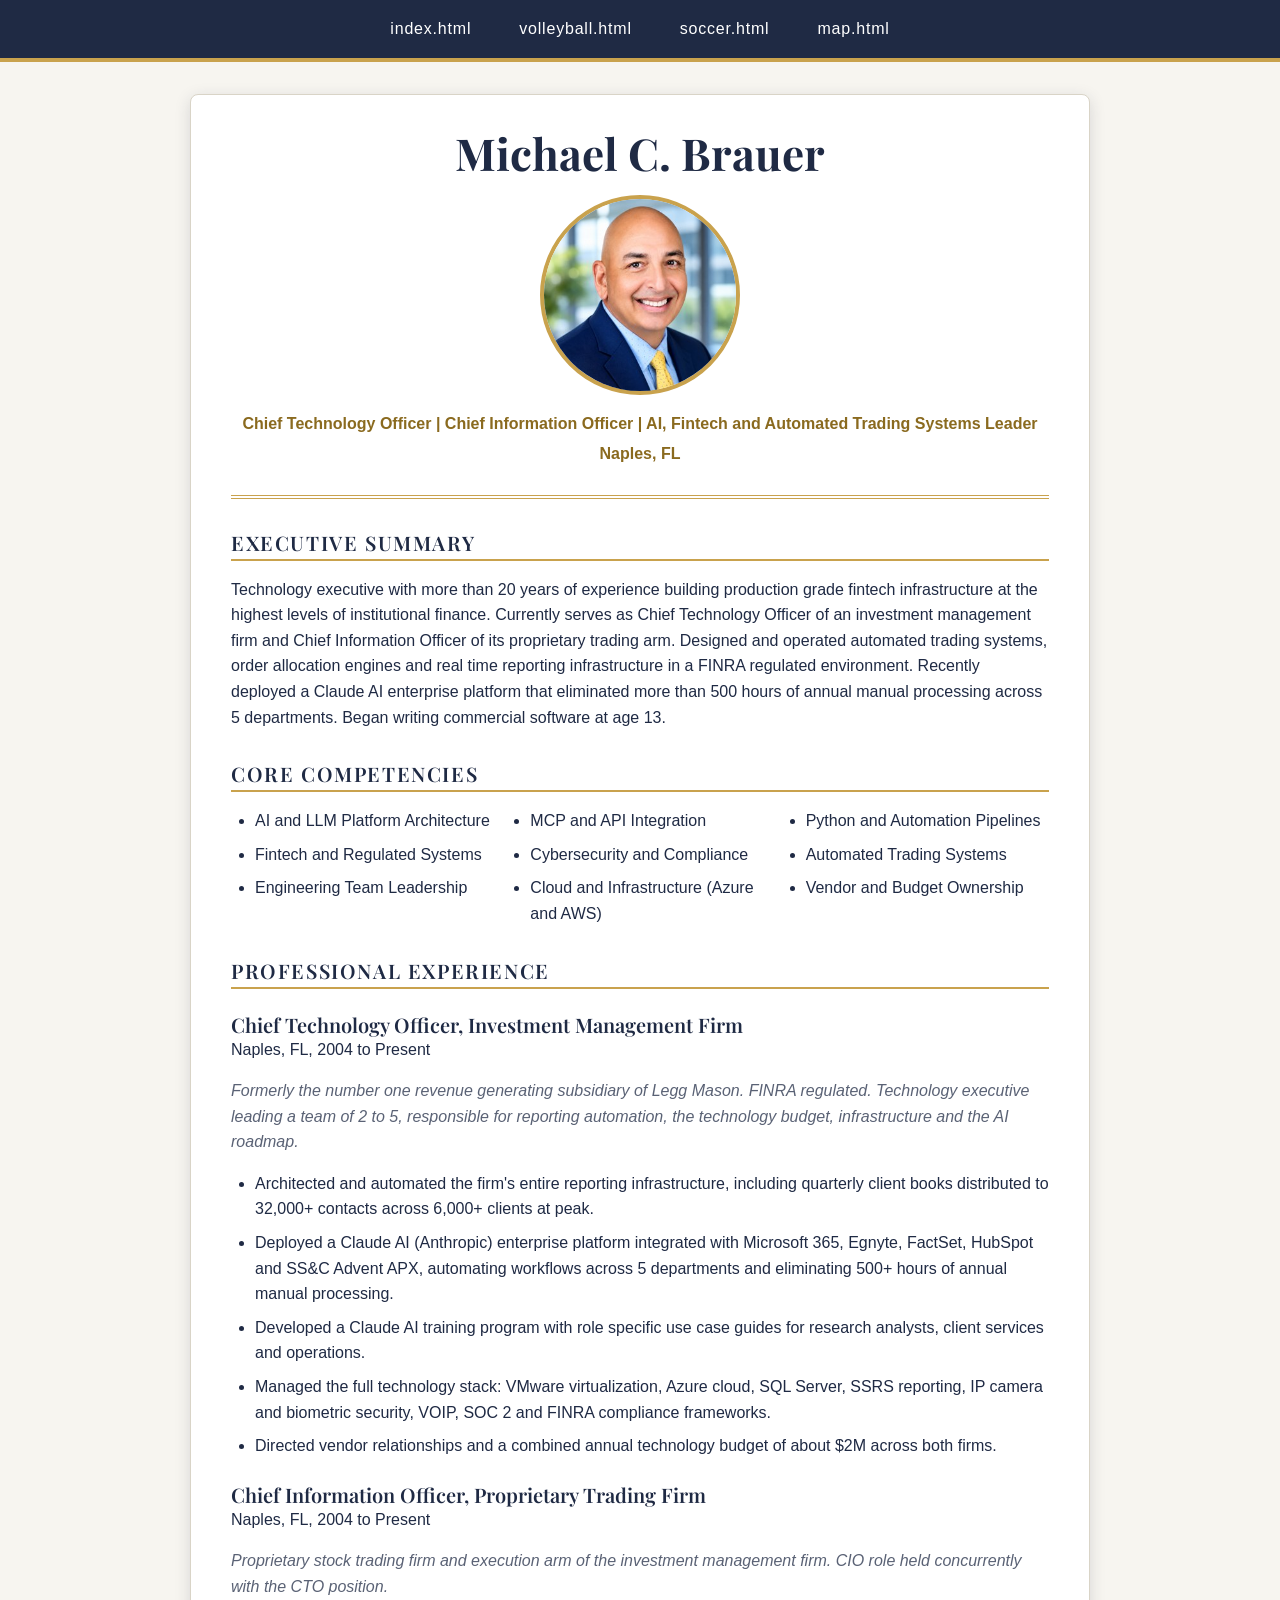
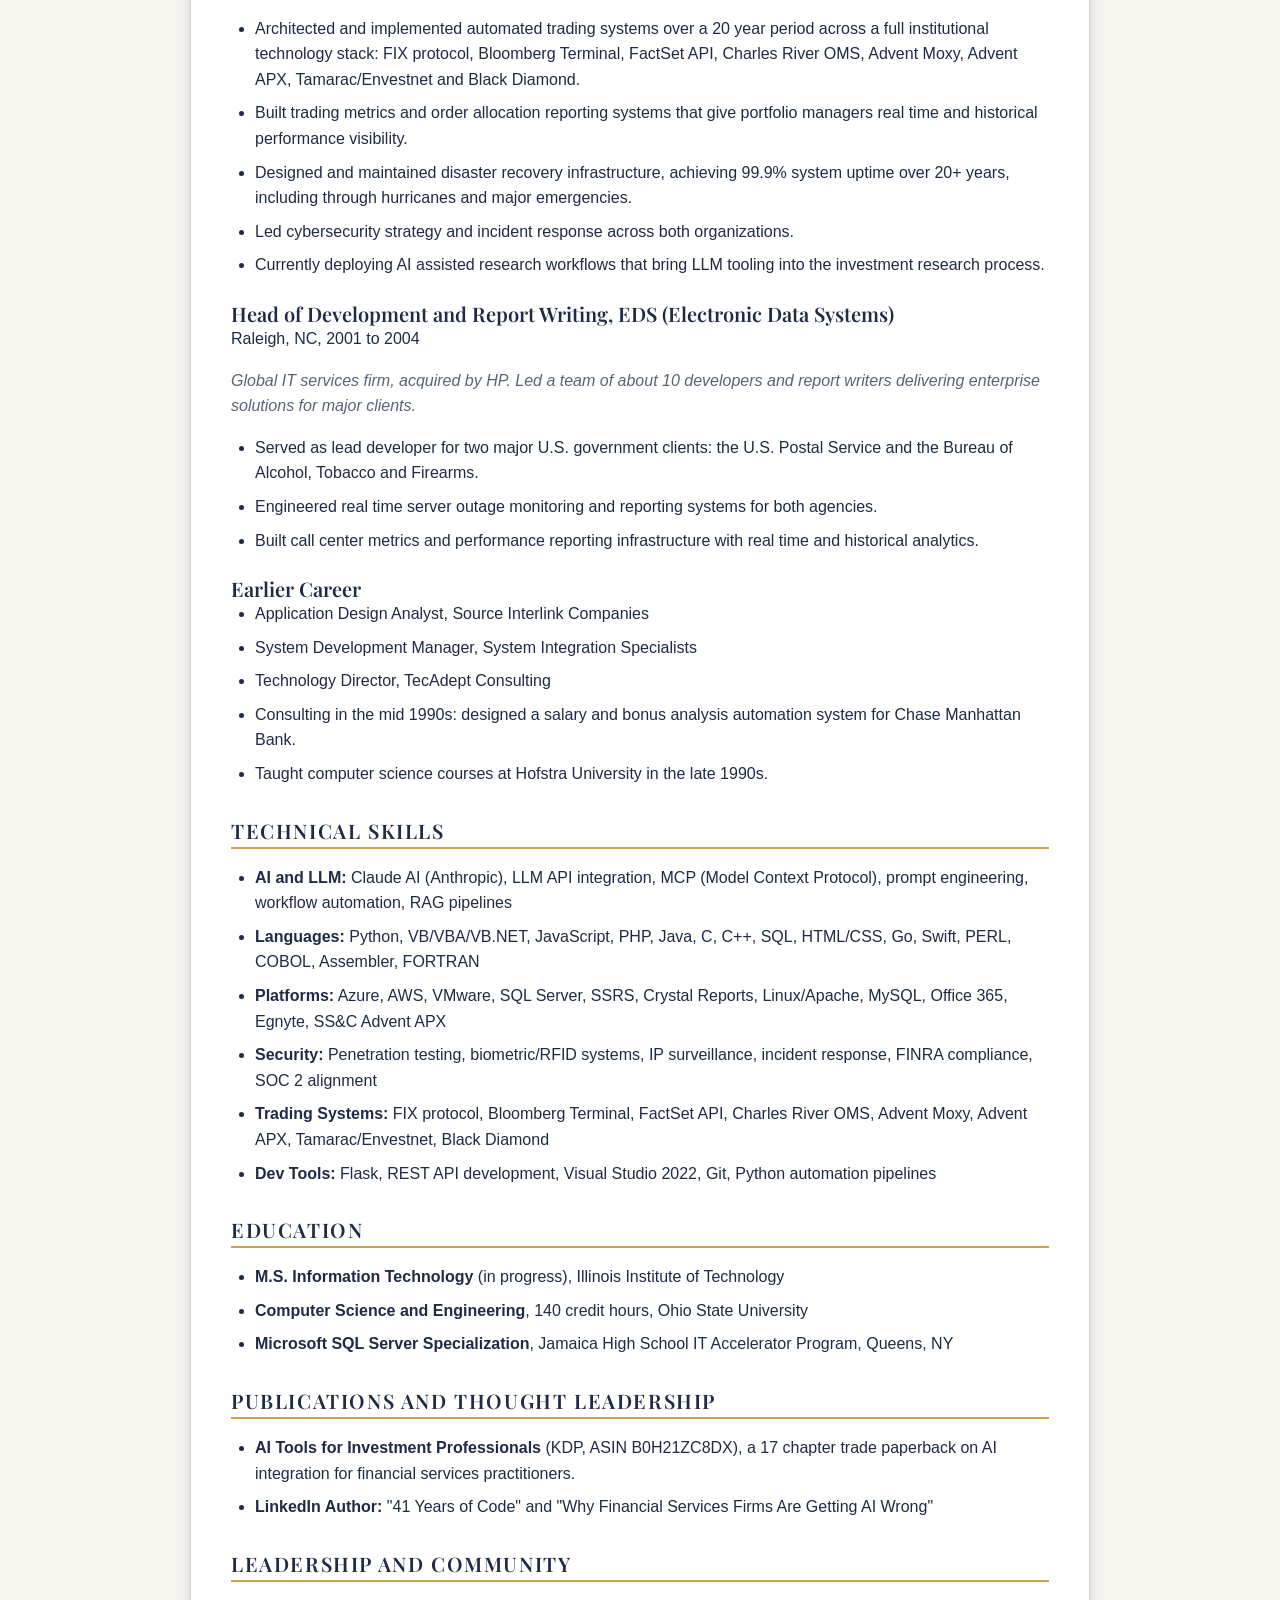
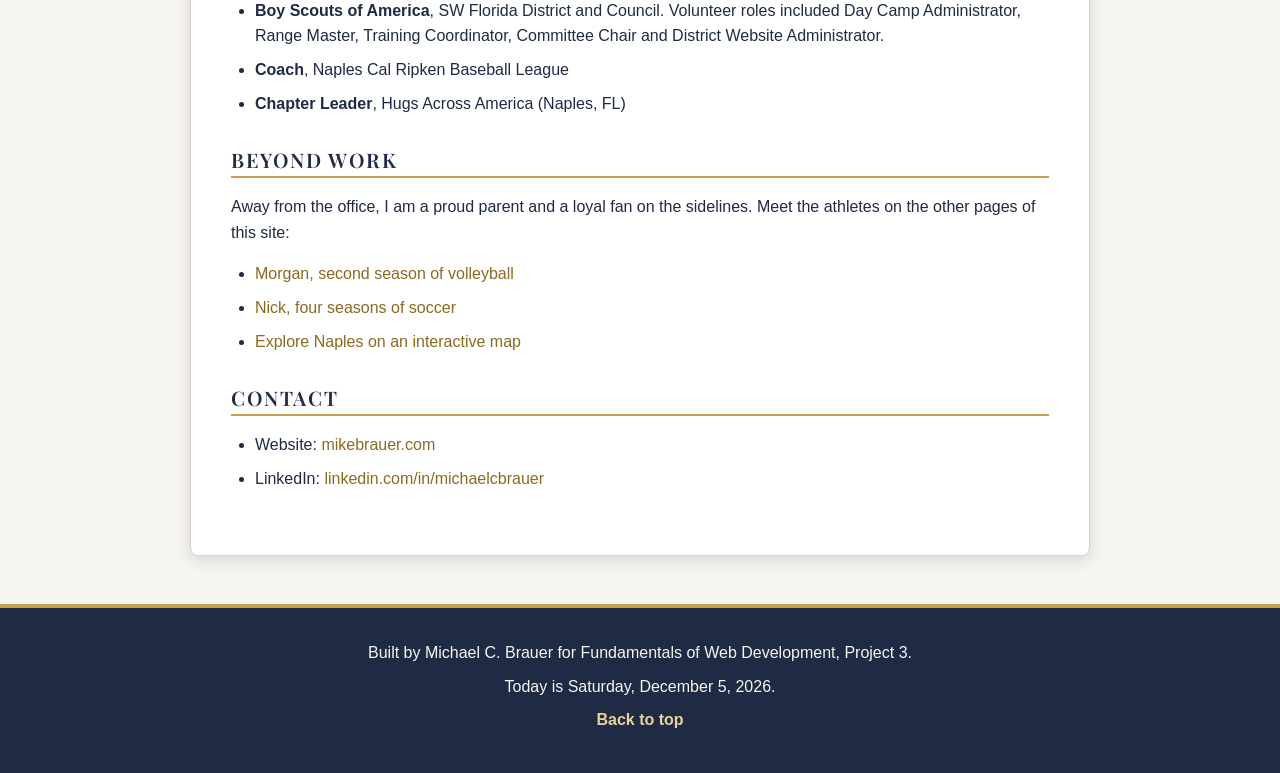
<file: index.html>
<!DOCTYPE html>
<html lang="en">
  <head>
    <meta charset="utf-8">
    <meta name="description" content="Resume of Michael C. Brauer, a technology executive in Naples, Florida.">
    <title>Michael C. Brauer Resume</title>
    <link rel="stylesheet" href="css/reset.css">
    <link rel="stylesheet" href="https://fonts.googleapis.com/css2?family=Playfair+Display:wght@600;700&amp;display=swap">
    <link rel="stylesheet" href="css/style.css">
    <script src="js/script.js" defer></script>
  </head>
  <body class="resume">
    <nav id="top">
      <ul>
        <li><a href="index.html">index.html</a></li>
        <li><a href="volleyball.html">volleyball.html</a></li>
        <li><a href="soccer.html">soccer.html</a></li>
        <li><a href="map.html">map.html</a></li>
      </ul>
    </nav>
    <main>
      <header>
        <h1>Michael C. Brauer</h1>
        <img src="images/headshot.jpg" alt="Headshot of Michael C. Brauer in a navy suit and yellow tie">
        <p>Chief Technology Officer | Chief Information Officer | AI, Fintech and Automated Trading Systems Leader</p>
        <p>Naples, FL</p>
      </header>

      <section>
        <h2>Executive Summary</h2>
        <p>Technology executive with more than 20 years of experience building production grade fintech infrastructure at the highest levels of institutional finance. Currently serves as Chief Technology Officer of an investment management firm and Chief Information Officer of its proprietary trading arm. Designed and operated automated trading systems, order allocation engines and real time reporting infrastructure in a FINRA regulated environment. Recently deployed a Claude AI enterprise platform that eliminated more than 500 hours of annual manual processing across 5 departments. Began writing commercial software at age 13.</p>
      </section>

      <section>
        <h2>Core Competencies</h2>
        <ul class="competencies">
          <li>AI and LLM Platform Architecture</li>
          <li>Fintech and Regulated Systems</li>
          <li>Engineering Team Leadership</li>
          <li>MCP and API Integration</li>
          <li>Cybersecurity and Compliance</li>
          <li>Cloud and Infrastructure (Azure and AWS)</li>
          <li>Python and Automation Pipelines</li>
          <li>Automated Trading Systems</li>
          <li>Vendor and Budget Ownership</li>
        </ul>
      </section>

      <section>
        <h2>Professional Experience</h2>

        <h3>Chief Technology Officer, Investment Management Firm</h3>
        <p>Naples, FL, 2004 to Present</p>
        <p><em>Formerly the number one revenue generating subsidiary of Legg Mason. FINRA regulated. Technology executive leading a team of 2 to 5, responsible for reporting automation, the technology budget, infrastructure and the AI roadmap.</em></p>
        <ul>
          <li>Architected and automated the firm's entire reporting infrastructure, including quarterly client books distributed to 32,000+ contacts across 6,000+ clients at peak.</li>
          <li>Deployed a Claude AI (Anthropic) enterprise platform integrated with Microsoft 365, Egnyte, FactSet, HubSpot and SS&amp;C Advent APX, automating workflows across 5 departments and eliminating 500+ hours of annual manual processing.</li>
          <li>Developed a Claude AI training program with role specific use case guides for research analysts, client services and operations.</li>
          <li>Managed the full technology stack: VMware virtualization, Azure cloud, SQL Server, SSRS reporting, IP camera and biometric security, VOIP, SOC 2 and FINRA compliance frameworks.</li>
          <li>Directed vendor relationships and a combined annual technology budget of about $2M across both firms.</li>
        </ul>

        <h3>Chief Information Officer, Proprietary Trading Firm</h3>
        <p>Naples, FL, 2004 to Present</p>
        <p><em>Proprietary stock trading firm and execution arm of the investment management firm. CIO role held concurrently with the CTO position.</em></p>
        <ul>
          <li>Architected and implemented automated trading systems over a 20 year period across a full institutional technology stack: FIX protocol, Bloomberg Terminal, FactSet API, Charles River OMS, Advent Moxy, Advent APX, Tamarac/Envestnet and Black Diamond.</li>
          <li>Built trading metrics and order allocation reporting systems that give portfolio managers real time and historical performance visibility.</li>
          <li>Designed and maintained disaster recovery infrastructure, achieving 99.9% system uptime over 20+ years, including through hurricanes and major emergencies.</li>
          <li>Led cybersecurity strategy and incident response across both organizations.</li>
          <li>Currently deploying AI assisted research workflows that bring LLM tooling into the investment research process.</li>
        </ul>

        <h3>Head of Development and Report Writing, EDS (Electronic Data Systems)</h3>
        <p>Raleigh, NC, 2001 to 2004</p>
        <p><em>Global IT services firm, acquired by HP. Led a team of about 10 developers and report writers delivering enterprise solutions for major clients.</em></p>
        <ul>
          <li>Served as lead developer for two major U.S. government clients: the U.S. Postal Service and the Bureau of Alcohol, Tobacco and Firearms.</li>
          <li>Engineered real time server outage monitoring and reporting systems for both agencies.</li>
          <li>Built call center metrics and performance reporting infrastructure with real time and historical analytics.</li>
        </ul>

        <h3>Earlier Career</h3>
        <ul>
          <li>Application Design Analyst, Source Interlink Companies</li>
          <li>System Development Manager, System Integration Specialists</li>
          <li>Technology Director, TecAdept Consulting</li>
          <li>Consulting in the mid 1990s: designed a salary and bonus analysis automation system for Chase Manhattan Bank.</li>
          <li>Taught computer science courses at Hofstra University in the late 1990s.</li>
        </ul>
      </section>

      <section>
        <h2>Technical Skills</h2>
        <ul>
          <li><strong>AI and LLM:</strong> Claude AI (Anthropic), LLM API integration, MCP (Model Context Protocol), prompt engineering, workflow automation, RAG pipelines</li>
          <li><strong>Languages:</strong> Python, VB/VBA/VB.NET, JavaScript, PHP, Java, C, C++, SQL, HTML/CSS, Go, Swift, PERL, COBOL, Assembler, FORTRAN</li>
          <li><strong>Platforms:</strong> Azure, AWS, VMware, SQL Server, SSRS, Crystal Reports, Linux/Apache, MySQL, Office 365, Egnyte, SS&amp;C Advent APX</li>
          <li><strong>Security:</strong> Penetration testing, biometric/RFID systems, IP surveillance, incident response, FINRA compliance, SOC 2 alignment</li>
          <li><strong>Trading Systems:</strong> FIX protocol, Bloomberg Terminal, FactSet API, Charles River OMS, Advent Moxy, Advent APX, Tamarac/Envestnet, Black Diamond</li>
          <li><strong>Dev Tools:</strong> Flask, REST API development, Visual Studio 2022, Git, Python automation pipelines</li>
        </ul>
      </section>

      <section>
        <h2>Education</h2>
        <ul>
          <li><strong>M.S. Information Technology</strong> (in progress), Illinois Institute of Technology</li>
          <li><strong>Computer Science and Engineering</strong>, 140 credit hours, Ohio State University</li>
          <li><strong>Microsoft SQL Server Specialization</strong>, Jamaica High School IT Accelerator Program, Queens, NY</li>
        </ul>
      </section>

      <section>
        <h2>Publications and Thought Leadership</h2>
        <ul>
          <li><strong>AI Tools for Investment Professionals</strong> (KDP, ASIN B0H21ZC8DX), a 17 chapter trade paperback on AI integration for financial services practitioners.</li>
          <li><strong>LinkedIn Author:</strong> "41 Years of Code" and "Why Financial Services Firms Are Getting AI Wrong"</li>
        </ul>
      </section>

      <section>
        <h2>Leadership and Community</h2>
        <ul>
          <li><strong>Boy Scouts of America</strong>, SW Florida District and Council. Volunteer roles included Day Camp Administrator, Range Master, Training Coordinator, Committee Chair and District Website Administrator.</li>
          <li><strong>Coach</strong>, Naples Cal Ripken Baseball League</li>
          <li><strong>Chapter Leader</strong>, Hugs Across America (Naples, FL)</li>
        </ul>
      </section>

      <section>
        <h2>Beyond Work</h2>
        <p>Away from the office, I am a proud parent and a loyal fan on the sidelines. Meet the athletes on the other pages of this site:</p>
        <ul>
          <li><a href="volleyball.html">Morgan, second season of volleyball</a></li>
          <li><a href="soccer.html">Nick, four seasons of soccer</a></li>
          <li><a href="map.html">Explore Naples on an interactive map</a></li>
        </ul>
      </section>

      <section>
        <h2>Contact</h2>
        <ul>
          <li>Website: <a href="https://mikebrauer.com">mikebrauer.com</a></li>
          <li>LinkedIn: <a href="https://www.linkedin.com/in/michaelcbrauer">linkedin.com/in/michaelcbrauer</a></li>
        </ul>
      </section>
    </main>
    <footer>
      <p>Built by Michael C. Brauer for Fundamentals of Web Development, Project 3.</p>
      <p id="today"></p>
      <p><a href="#top">Back to top</a></p>
    </footer>
  </body>
</html>
</file>
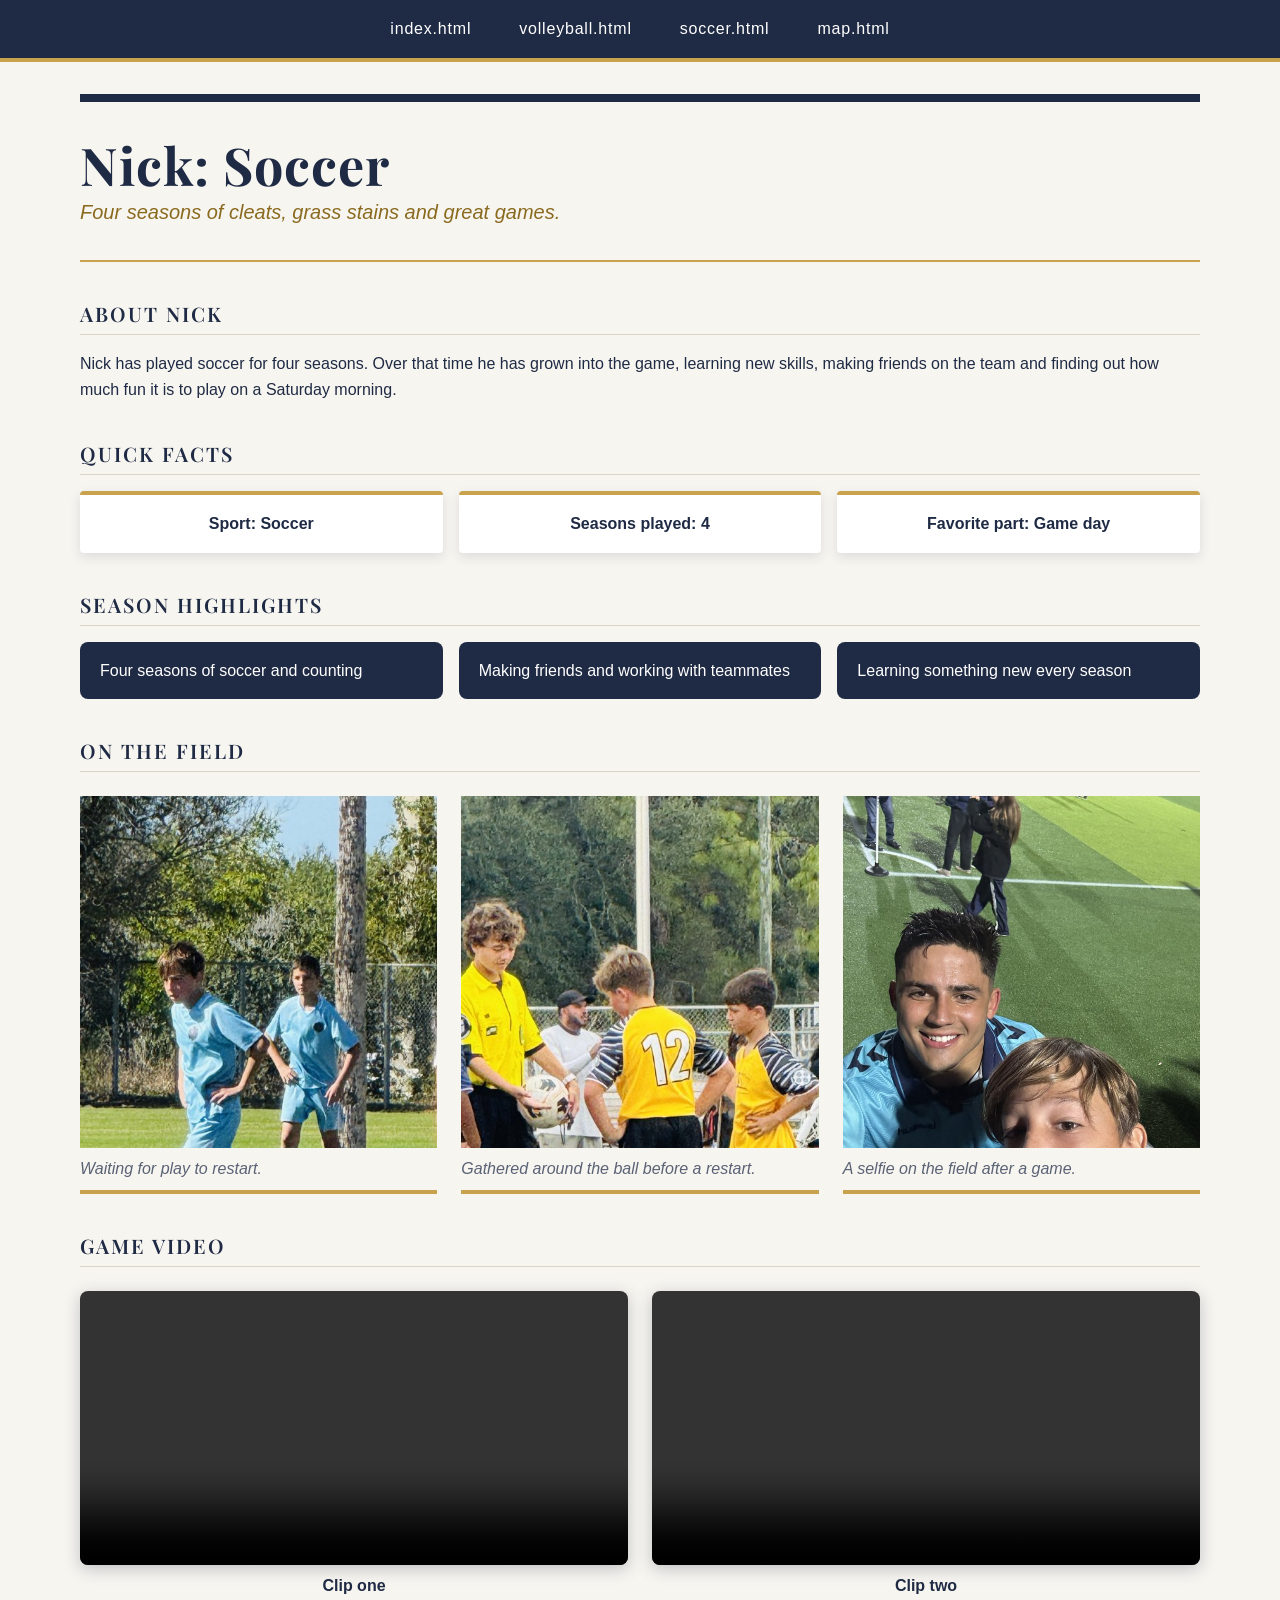
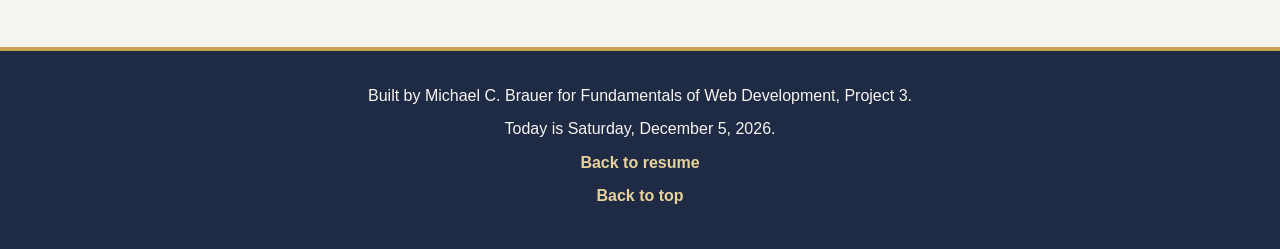
<file: soccer.html>
<!DOCTYPE html>
<html lang="en">
  <head>
    <meta charset="utf-8">
    <meta name="description" content="Nick's soccer page: four seasons of soccer, with photos and game videos.">
    <title>Nick Soccer</title>
    <link rel="stylesheet" href="css/reset.css">
    <link rel="stylesheet" href="https://fonts.googleapis.com/css2?family=Playfair+Display:wght@600;700&amp;display=swap">
    <link rel="stylesheet" href="css/style.css">
    <script src="js/script.js" defer></script>
  </head>
  <body class="soccer">
    <nav id="top">
      <ul>
        <li><a href="index.html">index.html</a></li>
        <li><a href="volleyball.html">volleyball.html</a></li>
        <li><a href="soccer.html">soccer.html</a></li>
        <li><a href="map.html">map.html</a></li>
      </ul>
    </nav>
    <main>
      <header>
        <h1>Nick: Soccer</h1>
        <p>Four seasons of cleats, grass stains and great games.</p>
      </header>

      <section>
        <h2>About Nick</h2>
        <p>Nick has played soccer for four seasons. Over that time he has grown into the game, learning new skills, making friends on the team and finding out how much fun it is to play on a Saturday morning.</p>
      </section>

      <section>
        <h2>Quick Facts</h2>
        <ul class="stats">
          <li>Sport: Soccer</li>
          <li>Seasons played: 4</li>
          <li>Favorite part: Game day</li>
        </ul>
      </section>

      <section>
        <h2>Season Highlights</h2>
        <ul class="moments">
          <li>Four seasons of soccer and counting</li>
          <li>Making friends and working with teammates</li>
          <li>Learning something new every season</li>
        </ul>
      </section>

      <section class="photos">
        <h2>On the Field</h2>
        <figure>
          <img src="images/soccer1.jpg" alt="Two soccer players in light blue uniforms standing with their hands on their hips on a grass field">
          <figcaption>Waiting for play to restart.</figcaption>
        </figure>
        <figure>
          <img src="images/soccer2.jpg" alt="Young soccer players in yellow and black uniforms and a referee gathered around the ball before a restart">
          <figcaption>Gathered around the ball before a restart.</figcaption>
        </figure>
        <figure>
          <img src="images/soccer3.jpg" alt="A boy and a smiling soccer player in a light blue jersey taking a selfie on a field at night">
          <figcaption>A selfie on the field after a game.</figcaption>
        </figure>
      </section>

      <section class="clips">
        <h2>Game Video</h2>
        <figure>
          <video controls width="640">
            <source src="media/soccer1.mp4" type="video/mp4">
            <p>Your browser does not support the video tag.</p>
          </video>
          <figcaption>Clip one</figcaption>
        </figure>
        <figure>
          <video controls width="640">
            <source src="media/soccer2.mp4" type="video/mp4">
            <p>Your browser does not support the video tag.</p>
          </video>
          <figcaption>Clip two</figcaption>
        </figure>
      </section>
    </main>
    <footer>
      <p>Built by Michael C. Brauer for Fundamentals of Web Development, Project 3.</p>
      <p id="today"></p>
      <p><a href="index.html">Back to resume</a></p>
      <p><a href="#top">Back to top</a></p>
    </footer>
  </body>
</html>
</file>
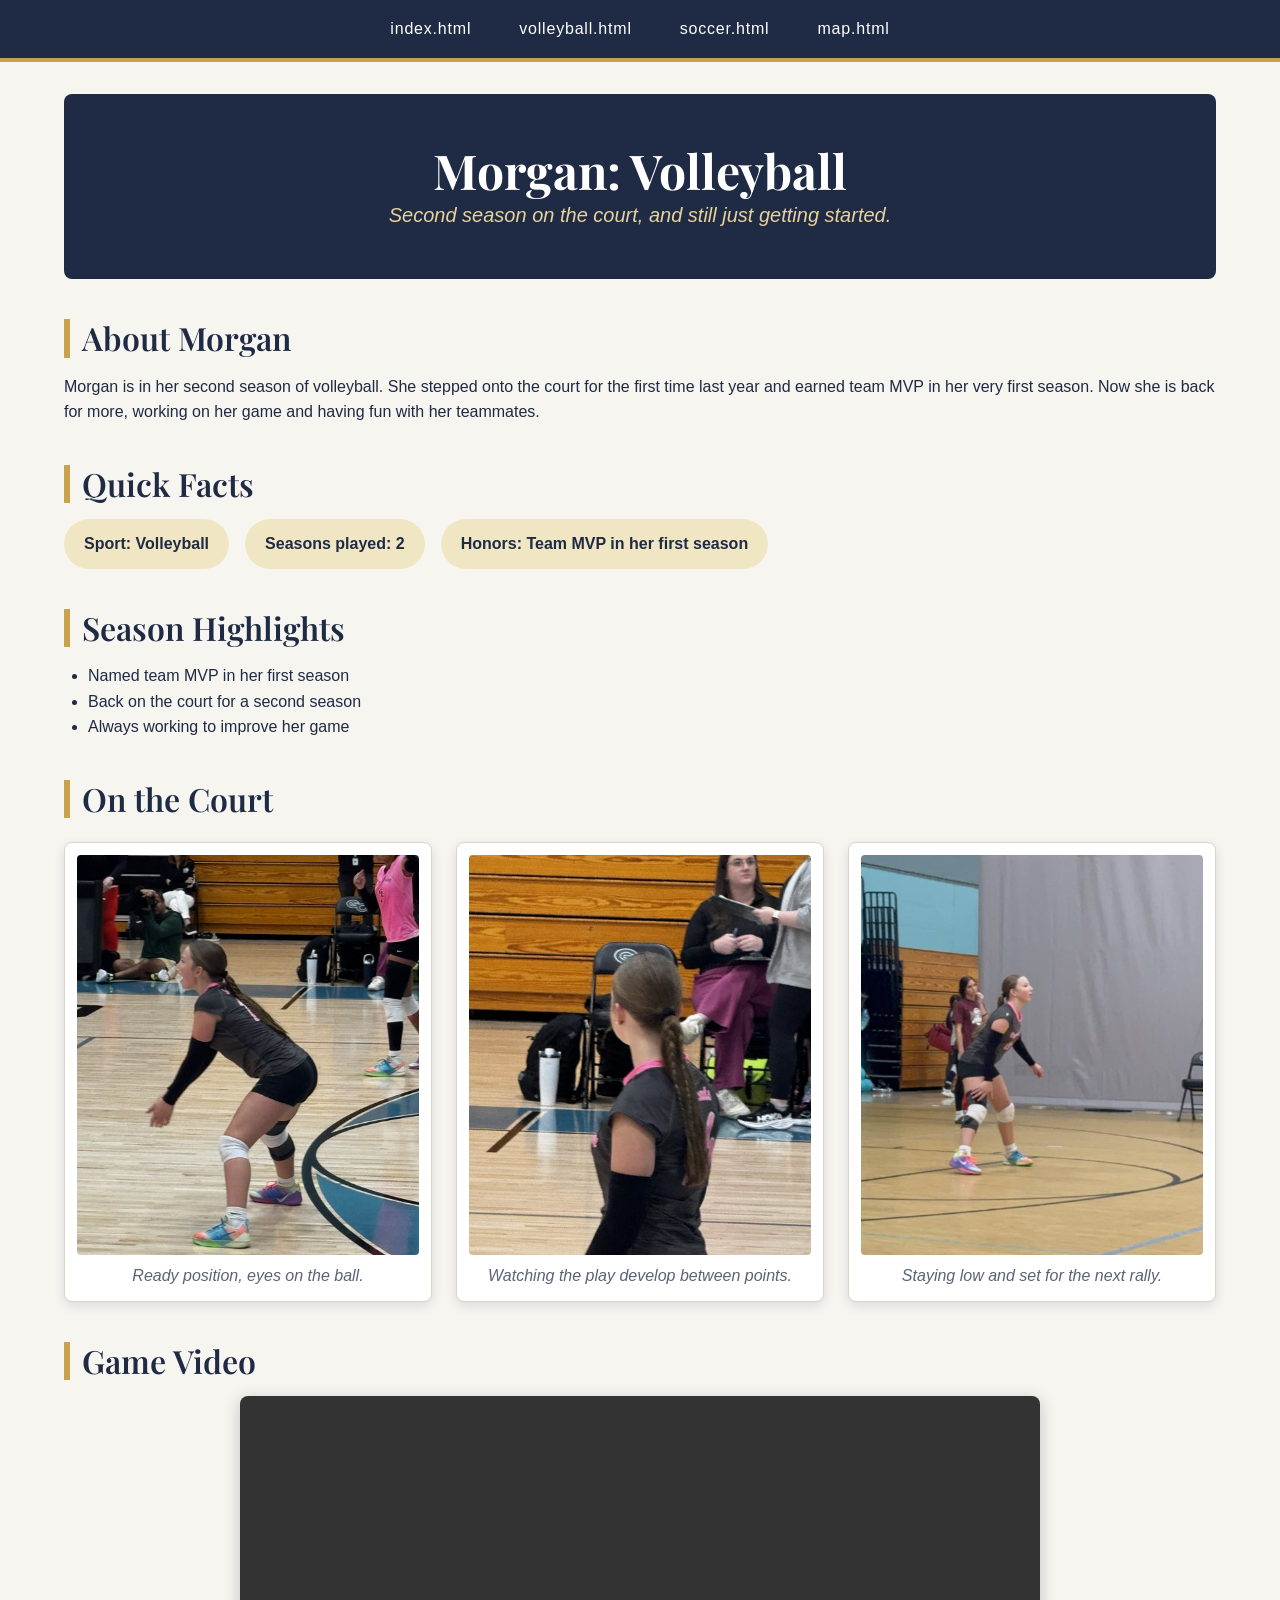
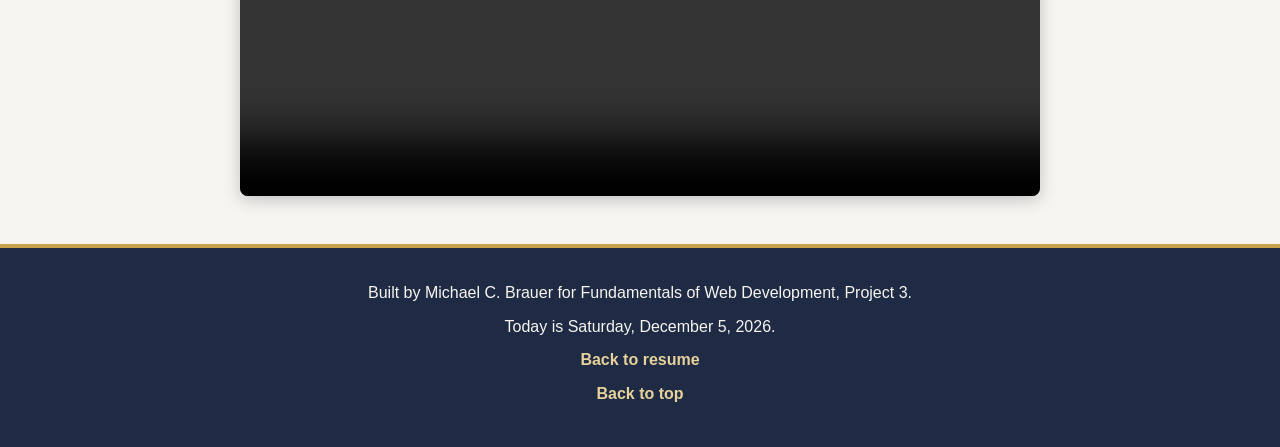
<file: volleyball.html>
<!DOCTYPE html>
<html lang="en">
  <head>
    <meta charset="utf-8">
    <meta name="description" content="Morgan's volleyball page: second season on the court, with photos and a game video.">
    <title>Morgan Volleyball</title>
    <link rel="stylesheet" href="css/reset.css">
    <link rel="stylesheet" href="https://fonts.googleapis.com/css2?family=Playfair+Display:wght@600;700&amp;display=swap">
    <link rel="stylesheet" href="css/style.css">
    <script src="js/script.js" defer></script>
  </head>
  <body class="volleyball">
    <nav id="top">
      <ul>
        <li><a href="index.html">index.html</a></li>
        <li><a href="volleyball.html">volleyball.html</a></li>
        <li><a href="soccer.html">soccer.html</a></li>
        <li><a href="map.html">map.html</a></li>
      </ul>
    </nav>
    <main>
      <header>
        <h1>Morgan: Volleyball</h1>
        <p>Second season on the court, and still just getting started.</p>
      </header>

      <section>
        <h2>About Morgan</h2>
        <p>Morgan is in her second season of volleyball. She stepped onto the court for the first time last year and earned team MVP in her very first season. Now she is back for more, working on her game and having fun with her teammates.</p>
      </section>

      <section>
        <h2>Quick Facts</h2>
        <ul class="facts">
          <li>Sport: Volleyball</li>
          <li>Seasons played: 2</li>
          <li>Honors: Team MVP in her first season</li>
        </ul>
      </section>

      <section>
        <h2>Season Highlights</h2>
        <ul class="highlights">
          <li>Named team MVP in her first season</li>
          <li>Back on the court for a second season</li>
          <li>Always working to improve her game</li>
        </ul>
      </section>

      <section class="gallery">
        <h2>On the Court</h2>
        <figure>
          <img src="images/volleyball1.jpg" alt="Morgan in a low ready stance, waiting for the serve during a match">
          <figcaption>Ready position, eyes on the ball.</figcaption>
        </figure>
        <figure>
          <img src="images/volleyball2.jpg" alt="Morgan with her braided ponytail, watching the play between points">
          <figcaption>Watching the play develop between points.</figcaption>
        </figure>
        <figure>
          <img src="images/volleyball3.jpg" alt="Morgan crouched in a defensive stance on the court during a game">
          <figcaption>Staying low and set for the next rally.</figcaption>
        </figure>
      </section>

      <section class="videos">
        <h2>Game Video</h2>
        <video controls width="640">
          <source src="media/volleyball.mp4" type="video/mp4">
          <p>Your browser does not support the video tag.</p>
        </video>
      </section>
    </main>
    <footer>
      <p>Built by Michael C. Brauer for Fundamentals of Web Development, Project 3.</p>
      <p id="today"></p>
      <p><a href="index.html">Back to resume</a></p>
      <p><a href="#top">Back to top</a></p>
    </footer>
  </body>
</html>
</file>
<file: css/style.css>
/* Base: colors and typography shared by every page */

body {
  background-color: #f7f5f0;
  color: #1f2a44;
  font-family: Arial, Helvetica, sans-serif;
  font-size: 1rem;
  line-height: 1.6;
}

h1,
h2,
h3 {
  color: #1f2a44;
  font-family: 'Playfair Display', Georgia, serif;
  line-height: 1.2;
}

h1 {
  font-size: 2.75rem;
  font-weight: 700;
}

h2 {
  font-size: 1.75rem;
  font-weight: 600;
}

h3 {
  font-size: 1.25rem;
  font-weight: 600;
}

p {
  margin-bottom: 1rem;
}

a {
  color: #8a6a1f;
}

a:hover {
  text-decoration: underline;
}

strong {
  font-weight: 700;
}

em {
  font-style: italic;
}

/* Navigation: centered horizontal bar, identical on every page */

nav {
  background-color: #1f2a44;
  border-bottom: 0.25rem solid #c9a24d;
}

nav ul {
  display: flex;
  flex-wrap: wrap;
  justify-content: center;
}

nav a {
  display: block;
  padding: 1rem 1.5rem;
  color: #ffffff;
  letter-spacing: 0.05em;
}

nav a:hover {
  background-color: #c9a24d;
  color: #1f2a44;
  text-decoration: none;
}

/* Resume page: fixed width layout */

.resume main {
  width: 900px;
  margin: 2rem auto;
  padding: 2rem 2.5rem;
  background-color: #ffffff;
  border: 1px solid #d9d4c7;
  border-radius: 0.5rem;
  box-shadow: 0 0.25rem 1rem rgba(31, 42, 68, 0.15);
}

.resume header {
  margin-bottom: 2rem;
  padding-bottom: 1.5rem;
  border-bottom: 4px double #c9a24d;
  text-align: center;
}

.resume header img {
  width: 12.5rem;
  height: 12.5rem;
  margin: 1rem auto;
  border: 0.25rem solid #c9a24d;
  border-radius: 50%;
  object-fit: cover;
}

.resume header p {
  margin-bottom: 0.25rem;
  color: #8a6a1f;
  font-weight: 700;
}

.resume section {
  margin-bottom: 2rem;
}

.resume h2 {
  margin-bottom: 1rem;
  padding-bottom: 0.25rem;
  border-bottom: 2px solid #c9a24d;
  font-size: 1.25rem;
  letter-spacing: 0.08em;
  text-transform: uppercase;
}

.resume h3 {
  margin-top: 1.5rem;
}

.resume main ul {
  padding-left: 1.5rem;
  list-style: disc;
}

.resume main li {
  margin-bottom: 0.5rem;
}

.resume em {
  color: #5a6275;
}

.competencies {
  column-count: 3;
  column-gap: 2rem;
  list-style: square;
}

/* Volleyball page: fluid layout, mobile first */

.volleyball main {
  width: 94%;
  max-width: 75rem;
  margin: 1rem auto;
}

.volleyball header {
  padding: 1.5rem 1rem;
  border-radius: 0.5rem;
  background-color: #1f2a44;
  text-align: center;
}

.volleyball header h1 {
  color: #ffffff;
  font-size: 2rem;
}

.volleyball header p {
  margin-bottom: 0;
  color: #e6d29a;
  font-size: 1rem;
  font-style: italic;
}

.volleyball section {
  margin-top: 1.5rem;
}

.volleyball h2 {
  margin-bottom: 1rem;
  padding-left: 0.75rem;
  border-left: 0.375rem solid #c9a24d;
}

.facts {
  display: flex;
  flex-direction: column;
  gap: 0.75rem;
}

.facts li {
  padding: 0.75rem 1rem;
  border-radius: 2rem;
  background-color: #f1e6c4;
  font-weight: 700;
  text-align: center;
}

.highlights {
  padding-left: 1.5rem;
  list-style: disc;
}

.gallery {
  display: grid;
  grid-template-columns: 1fr;
  gap: 1rem;
}

.gallery h2 {
  grid-column: 1 / -1;
  margin-bottom: 0;
}

.gallery figure {
  padding: 0.75rem;
  border: 1px solid #d9d4c7;
  border-radius: 0.5rem;
  background-color: #ffffff;
  box-shadow: 0 0.25rem 0.75rem rgba(31, 42, 68, 0.12);
}

.gallery img {
  width: 100%;
  height: 16rem;
  border-radius: 0.25rem;
  object-fit: cover;
  object-position: center 30%;
}

.gallery figcaption {
  margin-top: 0.5rem;
  color: #5a6275;
  font-style: italic;
  text-align: center;
}

.videos video {
  width: 100%;
  max-width: 50rem;
  margin: 0 auto;
  border-radius: 0.5rem;
  box-shadow: 0 0.25rem 1rem rgba(31, 42, 68, 0.25);
}

/* Volleyball page: tablet and up */

@media (min-width: 40rem) {
  .volleyball main {
    width: 90%;
    margin: 2rem auto;
  }

  .volleyball header {
    padding: 2.5rem 1.5rem;
  }

  .volleyball header h1 {
    font-size: 2.5rem;
  }

  .volleyball header p {
    font-size: 1.125rem;
  }

  .volleyball section {
    margin-top: 2rem;
  }

  .facts {
    flex-direction: row;
    flex-wrap: wrap;
    gap: 1rem;
  }

  .facts li {
    padding: 0.75rem 1.25rem;
    text-align: left;
  }

  .gallery {
    grid-template-columns: repeat(2, 1fr);
    gap: 1.5rem;
  }

  .gallery img {
    height: 20rem;
  }
}

/* Volleyball page: desktop and up */

@media (min-width: 64rem) {
  .volleyball header {
    padding: 3rem 1.5rem;
  }

  .volleyball header h1 {
    font-size: 3rem;
  }

  .volleyball header p {
    font-size: 1.25rem;
  }

  .volleyball section {
    margin-top: 2.5rem;
  }

  .volleyball h2 {
    font-size: 2rem;
  }

  .gallery {
    grid-template-columns: repeat(3, 1fr);
  }

  .gallery img {
    height: 25rem;
  }
}

/* Soccer page: fluid layout */

.soccer main {
  width: 94%;
  max-width: 70rem;
  margin: 2rem auto;
}

.soccer header {
  padding: 2rem 0;
  border-top: 0.5rem solid #1f2a44;
  border-bottom: 0.125rem solid #c9a24d;
}

.soccer header h1 {
  font-size: 3.25rem;
  letter-spacing: 0.02em;
}

.soccer header p {
  margin-bottom: 0;
  color: #8a6a1f;
  font-size: 1.25rem;
  font-style: italic;
}

.soccer section {
  margin-top: 2.5rem;
}

.soccer h2 {
  margin-bottom: 1rem;
  padding-bottom: 0.5rem;
  border-bottom: 1px solid #d9d4c7;
  font-size: 1.25rem;
  letter-spacing: 0.1em;
  text-transform: uppercase;
}

.stats {
  display: grid;
  grid-template-columns: repeat(auto-fit, minmax(12rem, 1fr));
  gap: 1rem;
}

.stats li {
  padding: 1rem;
  border-top: 0.25rem solid #c9a24d;
  border-radius: 0.25rem;
  background-color: #ffffff;
  box-shadow: 0 0.25rem 0.75rem rgba(31, 42, 68, 0.12);
  font-weight: 700;
  text-align: center;
}

.moments {
  display: grid;
  grid-template-columns: repeat(auto-fit, minmax(14rem, 1fr));
  gap: 1rem;
}

.moments li {
  padding: 1rem 1.25rem;
  border-radius: 0.5rem;
  background-color: #1f2a44;
  color: #ffffff;
}

.photos {
  display: flex;
  flex-wrap: wrap;
  gap: 1.5rem;
}

.photos h2 {
  width: 100%;
  margin-bottom: 0;
}

.photos figure {
  flex: 1 1 14rem;
  border-bottom: 0.25rem solid #c9a24d;
}

.photos img {
  width: 100%;
  height: 22rem;
  object-fit: cover;
  object-position: center top;
}

.photos figcaption {
  padding: 0.5rem 0;
  color: #5a6275;
  font-style: italic;
}

.clips {
  display: flex;
  flex-wrap: wrap;
  gap: 1.5rem;
}

.clips h2 {
  width: 100%;
  margin-bottom: 0;
}

.clips figure {
  flex: 1 1 20rem;
}

.clips video {
  width: 100%;
  border-radius: 0.5rem;
  box-shadow: 0 0.25rem 1rem rgba(31, 42, 68, 0.25);
}

.clips figcaption {
  margin-top: 0.5rem;
  font-weight: 700;
  text-align: center;
}

/* Map page: fluid layout */

.map main {
  width: 94%;
  max-width: 60rem;
  margin: 1rem auto;
}

.map header {
  padding: 1.5rem 1rem;
  border-bottom: 0.25rem double #c9a24d;
  text-align: center;
}

.map header h1 {
  font-size: 2rem;
}

.map header p {
  margin-bottom: 0;
  color: #8a6a1f;
  font-style: italic;
}

.map h2 {
  margin-top: 1.5rem;
  padding-bottom: 0.5rem;
  border-bottom: 1px solid #d9d4c7;
}

.controls {
  display: flex;
  flex-wrap: wrap;
  gap: 0.5rem;
  margin-bottom: 1rem;
}

.controls button {
  padding: 0.5rem 1rem;
  border: 0.125rem solid #1f2a44;
  border-radius: 2rem;
  background-color: #ffffff;
  color: #1f2a44;
  font-size: 1rem;
  cursor: pointer;
}

.controls button:hover {
  background-color: #1f2a44;
  color: #ffffff;
}

.controls button:focus-visible {
  outline: 0.1875rem solid #c9a24d;
  outline-offset: 0.125rem;
}

.controls button:active {
  background-color: #c9a24d;
  border-color: #c9a24d;
  color: #1f2a44;
}

#pin-count {
  font-weight: 700;
}

.notice {
  margin-top: 1rem;
  padding: 1rem;
  border-left: 0.375rem solid #c9a24d;
  background-color: #f1e6c4;
  font-weight: 700;
}

#map {
  width: 100%;
  height: 22rem;
  border: 0.25rem solid #c9a24d;
  border-radius: 0.5rem;
  box-shadow: 0 0.25rem 1rem rgba(31, 42, 68, 0.25);
}

@media (min-width: 40rem) {
  .map main {
    margin: 2rem auto;
  }

  #map {
    height: 32rem;
  }
}

/* Footer and finishing touches shared by every page */

html {
  scroll-behavior: smooth;
}

footer {
  margin-top: 3rem;
  padding: 2rem 1rem;
  border-top: 0.25rem solid #c9a24d;
  background-color: #1f2a44;
  color: #f7f5f0;
  text-align: center;
}

footer p {
  margin-bottom: 0.5rem;
}

footer a {
  color: #e6d29a;
  font-weight: 700;
}

a:focus-visible {
  outline: 0.1875rem solid #c9a24d;
  outline-offset: 0.125rem;
}
</file>
